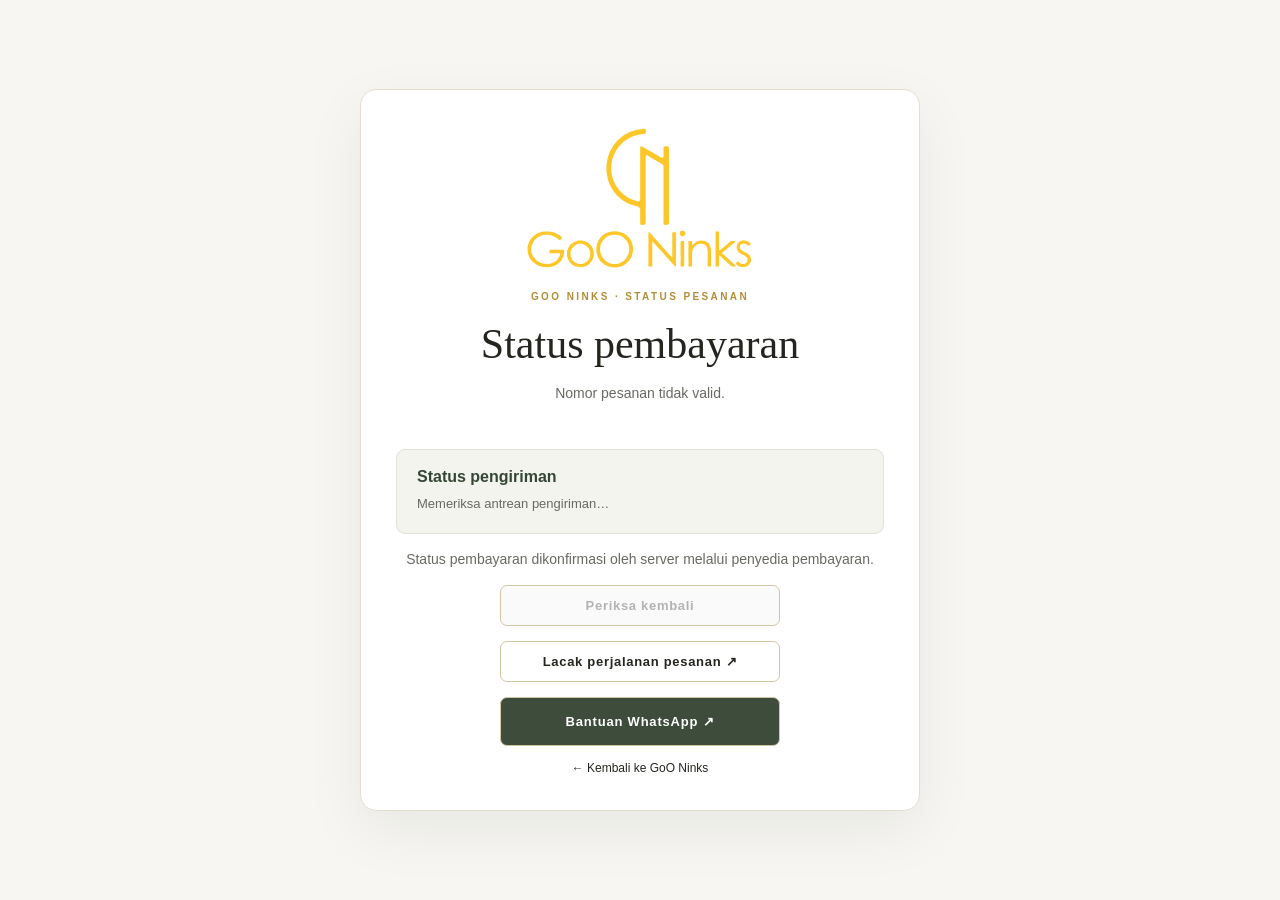
<file: payment-status.html>
<!doctype html><html lang="id"><head>
<meta charset="utf-8"><meta name="viewport" content="width=device-width,initial-scale=1">
<meta name="robots" content="noindex,nofollow"><meta name="theme-color" content="#f6f4ee">
<title>Status pembayaran | GoO Ninks</title>
<link rel="icon" href="/favicon.svg?v=3" type="image/svg+xml">
<link rel="stylesheet" href="/styles.css"><script src="/gn-config.js" defer></script>
<script src="/gn-payment-status.js?v=20261112-paypal-setup1" defer></script></head><body>
<main class="gn-status-page"><section class="gn-status-card">
<img src="/logo-gooninks.svg" alt="GoO Ninks" width="230" height="150">
<p class="gn-status-kicker">GOO NINKS · STATUS PESANAN</p><h1>Status pembayaran</h1>
<p id="paymentStatusText" role="status">Memeriksa pembayaran...</p>
<p id="paymentOrderId" class="gn-status-order"></p><p id="paymentAmount" class="gn-status-amount"></p>
<section class="gn-shipping-status" aria-labelledby="shippingStatusHeading"><h2 id="shippingStatusHeading">Status pengiriman</h2><p id="shippingStatusText" role="status">Memeriksa antrean pengiriman…</p></section>
<p>Status pembayaran dikonfirmasi oleh server melalui penyedia pembayaran.</p>
<button id="checkPaymentAgain" type="button" class="outline-btn">Periksa kembali</button>
<a id="goTrackOrder" class="outline-btn" href="/tracking.html">Lacak perjalanan pesanan ↗</a>
<a class="primary-btn" href="https://wa.me/6285740393953" target="_blank" rel="noopener noreferrer">Bantuan WhatsApp ↗</a>
<a href="/" class="gn-status-home">← Kembali ke GoO Ninks</a></section></main>
<style>
.gn-status-page{min-height:100vh;display:grid;place-items:center;padding:30px 16px;background:#f7f6f2}
.gn-status-card{max-width:560px;width:100%;border:1px solid #e3decd;background:white;border-radius:16px;padding:35px;text-align:center;display:grid;justify-items:center;gap:15px;box-shadow:0 20px 60px #151d1210}
.gn-status-card>img{max-width:72%;height:auto;max-height:150px}.gn-status-card h1{font:500 clamp(25px,5vw,42px) Georgia,serif;margin:0}
.gn-status-card p{line-height:1.55;margin:0;color:#686a62}.gn-status-kicker{font-size:10px;letter-spacing:.24em;font-weight:700;color:#b18d37!important}
.gn-status-order{font-weight:700;overflow-wrap:anywhere;color:#323c34!important}.gn-status-amount{font-size:20px;color:#242b21!important}
.gn-status-card .outline-btn,.gn-status-card .primary-btn{display:inline-flex;justify-content:center;width:min(280px,100%);border:1px solid #d1c6a4;border-radius:7px;cursor:pointer;padding:12px 18px;font-size:13px;text-decoration:none}
.gn-status-card .primary-btn{background:#3d4c3b;color:white}.gn-status-home{font-size:12px}

.gn-shipping-status{width:100%;text-align:left;padding:18px 20px;background:#f2f4ed;border:1px solid #dde3d6;border-radius:9px}
.gn-shipping-status h2{margin:0 0 8px;font-size:16px;color:#344735}
.gn-shipping-status p{white-space:pre-line;font-size:13px;overflow-wrap:anywhere}
</style></body></html>
</file>
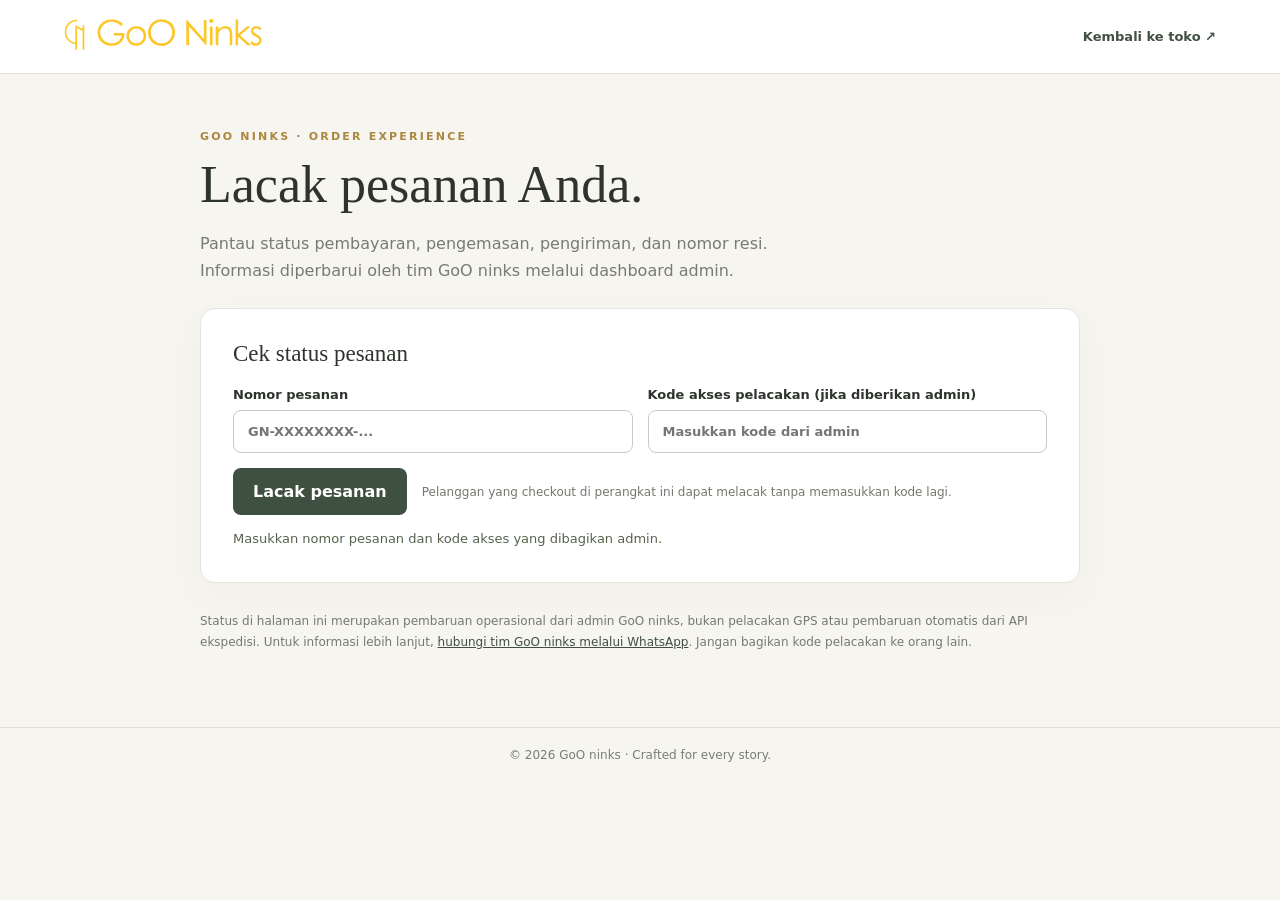
<file: tracking.html>
<!doctype html>
<html lang="id">
<head>
<meta charset="utf-8">
<meta name="viewport" content="width=device-width,initial-scale=1">
<meta name="robots" content="noindex,nofollow">
<meta name="theme-color" content="#f7f5ef">
<meta name="referrer" content="no-referrer">
<title>Lacak Pesanan — GoO ninks</title>
<meta name="description" content="Lihat status pesanan dan riwayat pengiriman GoO ninks dengan kode pelacakan pribadi Anda.">
<link rel="icon" href="/favicon.svg" type="image/svg+xml">
<script src="/gn-config.js" defer></script>
<script src="/gn-tracking.js?v=20261102-tracking1" defer></script>
<style>
:root{font-family:"DM Sans",system-ui,-apple-system,sans-serif;color:#2e332d;background:#f7f5ef;font-synthesis:none}
*{box-sizing:border-box}body{margin:0;min-height:100vh}a{color:#415043}button,input{font:inherit}
header{border-bottom:1px solid #e2dfd6;background:#fff;display:flex;align-items:center;justify-content:space-between;gap:16px;padding:18px clamp(16px,5vw,64px)}
header img{width:min(200px,48vw);height:34px;object-fit:contain}header a{text-decoration:none;font-size:13px;font-weight:600}
main{width:min(880px,calc(100% - 32px));margin:56px auto 75px}
.eyebrow{color:#ab873f;font-size:11px;letter-spacing:.20em;text-transform:uppercase;font-weight:700}
h1,h2{font-family:Georgia,serif;font-weight:500}h1{font-size:clamp(32px,6vw,52px);margin:12px 0}h2{font-size:23px;margin:0 0 18px}
.intro{color:#777b70;line-height:1.7;max-width:630px}
.panel{background:white;border:1px solid #e6e3db;border-radius:15px;padding:clamp(20px,4vw,32px);box-shadow:0 14px 45px #27322108;margin-top:24px}
form{display:grid;grid-template-columns:1fr 1fr;gap:15px;margin-top:20px;align-items:end}
label{display:grid;gap:8px;font-size:13px;font-weight:600}input{border:1px solid #c9cbbf;border-radius:8px;padding:13px 14px;background:#fff;min-width:0;width:100%;color:#29332c}input:focus{outline:2px solid #70806b;outline-offset:1px}
button{border:0;border-radius:8px;background:#3f5041;color:white;padding:14px 20px;font-weight:600;cursor:pointer}button:disabled{opacity:.6;cursor:wait}
.form-actions{grid-column:1/-1;display:flex;align-items:center;flex-wrap:wrap;gap:15px}.help{font-size:12px;color:#73786e;line-height:1.5}.feedback{margin:14px 0 0;min-height:20px;color:#58624d;font-size:13px;line-height:1.6}.feedback.error{color:#a14236}
.hidden{display:none!important}
.heading-row{display:flex;align-items:center;justify-content:space-between;gap:12px;flex-wrap:wrap}
.chip{display:inline-flex;padding:6px 12px;border-radius:30px;background:#edeedf;color:#435b44;font-size:12px;font-weight:700}.chip.warn{color:#8f571c;background:#fff0d7}
.summary{display:grid;grid-template-columns:repeat(2,minmax(0,1fr));gap:18px;margin-top:22px}.label{font-size:12px;color:#6c7569;margin-bottom:5px}.value{font-size:15px;font-weight:650;overflow-wrap:anywhere}
.divider{height:1px;background:#e6e7e0;margin:27px 0}
.steps{display:grid;grid-template-columns:repeat(5,minmax(0,1fr));gap:7px;list-style:none;padding:0;margin:24px 0}
.steps li{position:relative;border-top:5px solid #e0e3db;padding-top:13px;color:#8a8e83;font-size:11px;line-height:1.4;font-weight:600}
.steps li.complete{border-color:#52694d;color:#3d5240}.steps li.current{border-color:#b28d50;color:#3d5240}
.timeline{list-style:none;padding:0;margin:0;border-left:2px solid #d5decf}
.timeline li{position:relative;padding:0 0 25px 21px}
.timeline li:last-child{padding-bottom:0}
.timeline li:before{position:absolute;content:"";width:10px;height:10px;background:#6f8266;border:3px solid white;box-shadow:0 0 0 1px #c8d4c0;border-radius:50%;left:-9px;top:3px}
.timeline h3{margin:0 0 5px;font-size:14px}.timeline p{margin:0 0 6px;color:#5c665d;font-size:13px;line-height:1.55}.timeline time{font-size:11px;color:#83887d}
.notice{font-size:12px;line-height:1.7;color:#747a71;margin:28px 0}
footer{text-align:center;font-size:12px;color:#777f74;padding:20px 10px;border-top:1px solid #e0dfd6}
@media(max-width:640px){header{padding:15px 18px}main{margin-top:35px}form,.summary{grid-template-columns:1fr}.steps{grid-template-columns:repeat(5,minmax(0,1fr));gap:4px}.steps li{font-size:10px;overflow-wrap:anywhere}.panel{padding:20px}}
</style>
</head>
<body>
<header><a href="/" aria-label="Kembali ke beranda GoO ninks"><img src="/gooninks-horizontal-logo.svg" alt="GoO ninks" width="200" height="34"></a><a href="/">Kembali ke toko ↗</a></header>
<main>
<p class="eyebrow">GOO NINKS · ORDER EXPERIENCE</p>
<h1>Lacak pesanan Anda.</h1>
<p class="intro">Pantau status pembayaran, pengemasan, pengiriman, dan nomor resi. Informasi diperbarui oleh tim GoO ninks melalui dashboard admin.</p>
<section class="panel" aria-labelledby="search-title">
<h2 id="search-title">Cek status pesanan</h2>
<form id="trackingForm">
<label>Nomor pesanan<input name="order_id" id="trackOrderId" placeholder="GN-XXXXXXXX-..." maxlength="48" autocapitalize="characters" required autocomplete="off"></label>
<label>Kode akses pelacakan (jika diberikan admin)<input name="code" id="trackCode" placeholder="Masukkan kode dari admin" autocomplete="off" autocapitalize="off" spellcheck="false"></label>
<div class="form-actions"><button id="trackSubmit" type="submit">Lacak pesanan</button><span class="help">Pelanggan yang checkout di perangkat ini dapat melacak tanpa memasukkan kode lagi.</span></div>
</form>
<p id="trackMessage" class="feedback" role="status" aria-live="polite">Masukkan nomor pesanan dan kode akses yang dibagikan admin.</p>
</section>
<section id="trackResult" class="panel hidden" aria-label="Hasil pelacakan">
<div class="heading-row"><div><p class="eyebrow">RINGKASAN PESANAN</p><h2 id="resultOrderId">—</h2></div><span id="resultBadge" class="chip">—</span></div>
<div class="summary"><div><div class="label">Status pembayaran</div><div class="value" id="paymentState">—</div></div><div><div class="label">Pesanan dibuat</div><div class="value" id="orderCreated">—</div></div><div><div class="label">Kurir / ekspedisi</div><div class="value" id="carrierName">Belum ditentukan</div></div><div><div class="label">Nomor resi</div><div class="value" id="trackingNumber">Belum tersedia</div></div></div>
<div class="divider"></div><h2>Perjalanan pesanan</h2>
<ol id="shippingSteps" class="steps" aria-label="Tahapan pengiriman"></ol>
<div class="divider"></div><h2>Riwayat pembaruan</h2>
<ol id="trackingHistory" class="timeline"></ol>
</section>
<p class="notice">Status di halaman ini merupakan pembaruan operasional dari admin GoO ninks, bukan pelacakan GPS atau pembaruan otomatis dari API ekspedisi. Untuk informasi lebih lanjut, <a href="https://wa.me/6285740393953" target="_blank" rel="noopener noreferrer">hubungi tim GoO ninks melalui WhatsApp</a>. Jangan bagikan kode pelacakan ke orang lain.</p>
</main><footer>© 2026 GoO ninks · Crafted for every story.</footer>
</body></html>
</file>
<file: styles.css>
:root{--cream:#f6f4ee;--paper:#fcfbf7;--ink:#25251f;--olive:#5d624b;--muted:#827f75;--line:#d9d5c9;--accent:#82775b;--white:#fff;--header-h:84px}*{box-sizing:border-box}html{scroll-behavior:smooth}body{margin:0;color:var(--ink);background:var(--paper);font-family:'DM Sans',Arial,sans-serif;font-size:14px;-webkit-font-smoothing:antialiased}body.locked{overflow:hidden}a{color:inherit;text-decoration:none}button,input,select{font:inherit}button{cursor:pointer}svg{width:22px;height:22px;fill:none;stroke:currentColor;stroke-width:1.5;stroke-linecap:round;stroke-linejoin:round}img{max-width:100%;display:block}.sr-only{position:absolute;width:1px;height:1px;overflow:hidden;clip:rect(0,0,0,0);white-space:nowrap}a:focus-visible,button:focus-visible,input:focus-visible,select:focus-visible{outline:2px solid #8a7545;outline-offset:3px}.skip-link{position:absolute;z-index:200;top:-100px;left:10px;background:#fff;padding:12px}.skip-link:focus{top:10px}.section-anchor{scroll-margin-top:105px}.announcement{height:27px;display:grid;place-items:center;background:var(--olive);color:#fdfbf2;font-size:9px;letter-spacing:2px;font-weight:700}.site-header{position:sticky;top:0;z-index:70;background:rgba(252,251,247,.96);border-bottom:1px solid var(--line);backdrop-filter:blur(14px)}.header-inner{display:flex;align-items:center;justify-content:space-between;max-width:1600px;margin:auto;padding:0 clamp(18px,4.8vw,90px);height:var(--header-h);gap:20px}.wordmark{font-family:'Playfair Display',Georgia,serif;font-weight:700;font-size:26px;line-height:1;white-space:nowrap}.wordmark em{font-weight:400}.wordmark small{display:block;font:600 8px 'DM Sans',sans-serif;letter-spacing:2.1px;margin-top:7px;text-align:center}.nav{display:flex;gap:clamp(16px,2.5vw,38px);align-items:center}.nav a{font-size:12px;letter-spacing:.4px}.nav a:hover,.footer-links a:hover{color:#938461}.header-actions{display:flex;gap:14px;align-items:center}.language-select select,.sort-wrap select{appearance:none;border:0;background:transparent url("data:image/svg+xml,%3Csvg xmlns='http://www.w3.org/2000/svg' width='10' height='7' viewBox='0 0 10 7'%3E%3Cpath d='m1 1 4 4 4-4' stroke='%23333' fill='none'/%3E%3C/svg%3E") no-repeat right 2px center;padding:12px 17px 12px 5px;color:var(--ink);font-size:11px;font-weight:700;cursor:pointer}.bag-btn,.icon-btn{border:0;background:transparent;display:flex;align-items:center;justify-content:center;padding:6px;position:relative}.cart-count{position:absolute;right:-4px;top:-7px;background:#30382d;color:#fff;border-radius:100%;min-width:17px;height:17px;display:grid;place-items:center;font-size:9px}.menu-btn{display:none}.hero{background:var(--cream)}.hero-inner{max-width:1600px;min-height:570px;margin:auto;display:grid;grid-template-columns:49% 51%}.hero-copy{padding:clamp(45px,8vw,132px) 30px 30px clamp(30px,7.4vw,138px);display:flex;flex-direction:column;align-items:flex-start}.eyebrow,.kicker{letter-spacing:2.6px;font-weight:700;font-size:10px;color:var(--olive)}.eyebrow{display:flex;align-items:center;gap:14px}.eyebrow-line{height:1px;background:var(--olive);width:31px}.hero h1,.section-heading,.story-copy h2,.wastra-heading h2,.contact-section h2{font-family:'Playfair Display',Georgia,serif;letter-spacing:-2px;font-weight:400}.hero h1{font-size:clamp(55px,6.8vw,112px);line-height:1.03;margin:25px 0 21px;max-width:680px}.hero h1 i,.section-heading i,.story-copy h2 i,.wastra-heading h2 i,.contact-section h2 i{font-weight:400;color:var(--olive)}.hero-copy>p{color:#6c695f;max-width:410px;font-size:15px;line-height:1.85;margin:0 0 29px}.hero-cta{display:flex;align-items:center;gap:24px;flex-wrap:wrap}.primary-btn{display:inline-flex;align-items:center;justify-content:center;gap:20px;background:#282d25;color:white;border:1px solid #282d25;min-height:49px;padding:0 24px;font-size:11px;font-weight:700;letter-spacing:.8px;transition:background .2s,color .2s,transform .2s}.primary-btn:hover{background:#525d47;transform:translateY(-2px)}.text-btn{border-bottom:1px solid var(--ink);padding:10px 0;font-size:11px;font-weight:700;letter-spacing:.4px}.hero-index{margin-top:auto;padding-top:36px;color:#97938a;font-size:10px;letter-spacing:1px}.hero-index span{color:var(--line)}.hero-visual{position:relative;min-height:570px;overflow:hidden;background:radial-gradient(ellipse at 30% 30%,#baa88a 0%,#837a63 45%,#4f5946 100%)}.hero-visual:before{content:"";position:absolute;inset:0;background:repeating-linear-gradient(120deg,transparent 0px,transparent 42px,rgba(255,255,255,.1) 43px,transparent 46px);mix-blend-mode:soft-light}.hero-visual>img{width:100%;height:100%;position:absolute;object-fit:cover;object-position:center 34%;filter:saturate(.82)}.hero-image-label{position:absolute;bottom:26px;right:25px;color:white;display:flex;flex-direction:column;text-align:right;text-shadow:0 1px 8px #3338}.hero-image-label>span{font-family:'Playfair Display',serif;font-size:22px}.hero-image-label small{letter-spacing:2px;font-size:8px}.marquee{overflow:hidden;background:#e8e5dc;border-top:1px solid var(--line);border-bottom:1px solid var(--line);height:47px;display:flex;align-items:center;color:#646c53}.marquee>div{white-space:nowrap;font-size:10px;font-weight:700;letter-spacing:3px;width:max-content;animation:marquee 32s linear infinite}@keyframes marquee{to{transform:translateX(-45%)}}.collection-section{max-width:1510px;margin:auto;padding:100px clamp(20px,5.5vw,95px) 93px}.section-top{display:flex;justify-content:space-between;gap:20px;align-items:flex-end;margin-bottom:40px}.kicker{margin:0 0 15px}.section-heading,.wastra-heading h2{font-size:clamp(48px,5vw,78px);margin:0;line-height:1.15}.section-summary{color:var(--muted);font-size:14px;line-height:1.8;margin:16px 0 0}.collection-counter{font-size:11px;letter-spacing:1px;color:var(--muted);white-space:nowrap}.collection-counter span:first-child{font-family:'Playfair Display',serif;font-size:27px;color:var(--ink)}.catalog-controls{display:flex;align-items:center;gap:16px;justify-content:space-between;border-top:1px solid var(--line);padding:22px 0 25px;flex-wrap:wrap}.search-wrap{display:flex;align-items:center;gap:10px;border-bottom:1px solid var(--line);padding:8px 1px;width:250px}.search-wrap svg{height:18px;width:18px}.search-wrap input{background:none;border:0;outline:none;width:100%;font-size:12px}.filter-wrap{display:flex;gap:6px;flex-wrap:wrap}.chip{border:1px solid #d4d2c9;background:transparent;border-radius:99px;padding:9px 15px;font-size:11px;color:#5c5a52}.chip.active,.chip:hover{background:var(--ink);border-color:var(--ink);color:#fff}.sort-wrap{white-space:nowrap}.sort-wrap select{font-size:11px;padding:10px 19px 10px 7px;max-width:155px}.product-grid{display:grid;grid-template-columns:repeat(4,minmax(0,1fr));gap:36px 17px}.product{min-width:0}.product-visual{position:relative;aspect-ratio:3/4.1;overflow:hidden;background:#ded9ce;isolation:isolate}.product-visual:before{content:"";position:absolute;inset:0;background:var(--look-bg);z-index:-2}.product-visual:after{content:"";position:absolute;inset:0;opacity:.33;background:repeating-linear-gradient(47deg,transparent 0 40px,rgba(250,250,241,.42) 42px 44px,transparent 46px 64px),radial-gradient(circle at 85% 18%,#eee9d4 2px,transparent 3px);background-size:auto,35px 35px;z-index:-1}.look-shape{position:absolute;left:21%;top:12%;width:57%;height:75%;background:var(--look-fabric);clip-path:polygon(28% 0,72% 0,90% 10%,100% 31%,80% 39%,72% 27%,82% 100%,18% 100%,28% 27%,20% 39%,0 31%,10% 10%);filter:drop-shadow(7px 12px 5px #2221)}.look-shape:before{content:"";position:absolute;inset:0;background:repeating-linear-gradient(90deg,transparent 0 12px,rgba(255,255,255,.11) 13px 15px,transparent 16px 29px),repeating-linear-gradient(130deg,transparent 0 38px,rgba(6,8,1,.16) 39px 41px,transparent 42px 81px)}.look-shape:after{content:"";position:absolute;top:0;left:34%;width:32%;height:19%;border-radius:0 0 50% 50%;background:var(--look-bg)}.product-label{position:absolute;left:16px;top:16px;background:#f8f6eae8;font-size:9px;letter-spacing:1px;padding:6px 9px}.look-watermark{position:absolute;bottom:16px;left:15px;color:#fff;font:italic 32px 'Playfair Display',serif;text-shadow:0 2px 13px #15150c50;max-width:95%;overflow:hidden;text-overflow:ellipsis;white-space:nowrap}.quick-btn{position:absolute;right:15px;bottom:17px;border:0;background:var(--paper);width:38px;height:38px;border-radius:50%;font-size:22px;transition:transform .2s}.quick-btn:hover{transform:scale(1.12)}.product-name{margin:15px 0 5px;font-family:'Playfair Display',serif;font-size:19px;font-weight:500}.product-meta{display:flex;justify-content:space-between;align-items:center;gap:8px;font-size:11px;color:var(--muted)}.product-price{font-size:12px;font-weight:700;color:#292d27}.product-open{width:100%;height:100%;position:absolute;inset:0;border:0;background:transparent;z-index:1;font-size:0}.quick-btn{z-index:2}.no-results{text-align:center;padding:65px 5px}.no-results h3{font-family:'Playfair Display',serif;font-size:35px}.catalog-note{text-align:center;color:var(--muted);font-size:10px;line-height:1.7;margin:48px auto 18px;max-width:640px}.official-catalog{text-align:center}.outline-btn{display:inline-block;border:1px solid var(--ink);padding:15px 22px;font-size:11px;font-weight:700;letter-spacing:.7px}.outline-btn:hover{background:var(--ink);color:#fff}.statement{position:relative;min-height:300px;background:#505742;color:white;display:flex;flex-direction:column;align-items:center;justify-content:center;text-align:center;padding:65px 25px;overflow:hidden}.statement-pattern{position:absolute;inset:0;background:repeating-linear-gradient(45deg,transparent 0 29px,#ffffff07 30px 31px,transparent 32px 60px),repeating-linear-gradient(-45deg,transparent 0 29px,#ffffff07 30px 31px,transparent 32px 60px)}.statement p{position:relative;margin:0;max-width:820px;font:italic clamp(30px,4vw,54px)/1.35 'Playfair Display',serif}.statement>span{position:relative;letter-spacing:3px;font-size:10px;margin-top:28px}.story-section{display:grid;grid-template-columns:1fr 1fr;min-height:580px}.story-photo{position:relative;background:linear-gradient(130deg,#b3a689,#4e5b4f);overflow:hidden;min-height:560px}.story-photo>img{position:absolute;width:100%;height:100%;object-fit:cover;object-position:center 28%;filter:saturate(.8)}.story-photo span{position:absolute;bottom:29px;left:35px;color:white;letter-spacing:3px;font-size:10px;text-shadow:0 1px 7px #222}.story-copy{padding:clamp(50px,7.2vw,110px) clamp(27px,7vw,105px);background:#eeece4;align-self:stretch;display:flex;flex-direction:column;align-items:flex-start;justify-content:center}.story-copy h2{font-size:clamp(42px,4.5vw,70px);line-height:1.15;margin:0 0 22px}.story-copy>p:not(.kicker){line-height:1.9;color:#66665d;font-size:13px;max-width:510px}.story-facts{display:flex;gap:40px;margin:30px 0 25px}.story-facts div{display:flex;flex-direction:column;gap:9px}.story-facts b{font:38px 'Playfair Display',serif}.story-facts span{font-size:11px;color:var(--muted)}.wastra-section{padding:100px max(25px,7vw);background:#faf9f4}.wastra-heading{text-align:center;max-width:620px;margin:0 auto 55px}.wastra-heading>p:last-child{line-height:1.85;color:var(--muted);font-size:14px;margin-top:22px}.wastra-grid{display:grid;grid-template-columns:repeat(3,1fr);gap:25px;max-width:1250px;margin:auto}.wastra-grid article{border-top:1px solid var(--line);padding-top:18px}.wastra-grid article>span{color:var(--muted);font-size:12px}.motif{height:195px;margin:15px 0 22px;background-color:#9b795b}.motif-batik{background-image:radial-gradient(ellipse at 20% 20%,transparent 15px,#dec5a0 16px,#dec5a0 18px,transparent 19px),radial-gradient(circle at 80% 80%,transparent 18px,#e9dfc1 19px,#e9dfc1 22px,transparent 23px);background-size:100px 100px;background-color:#7c6a52}.motif-tenun{background-image:repeating-linear-gradient(90deg,#6a6c52 0 14px,#c2a36d 14px 18px,#33493e 18px 33px,#dbc69d 33px 35px),repeating-linear-gradient(0deg,transparent 0 13px,#ffffff3a 14px 16px,transparent 17px 20px)}.motif-lurik{background-image:repeating-linear-gradient(90deg,#312b28 0 9px,#dbcda9 9px 12px,#857057 12px 22px,#e0d1b7 22px 26px,#534c3e 26px 43px)}.wastra-grid h3{font:27px 'Playfair Display',serif;margin:0 0 7px}.wastra-grid p{font-size:13px;color:var(--muted);line-height:1.8;margin:0;max-width:380px}.contact-section{background:#ece9e0;text-align:center;padding:105px 20px}.contact-section h2{font-size:clamp(48px,6vw,80px);margin:0 0 18px}.contact-section>p:not(.kicker){color:var(--muted);font-size:14px;line-height:1.9;max-width:570px;margin:0 auto 26px}footer{background:#272c25;color:#faf8ef;display:flex;align-items:flex-start;justify-content:space-between;gap:25px;flex-wrap:wrap;padding:68px max(22px,7vw) 28px}.footer-brand{font:32px 'Playfair Display',serif}.footer-brand em{font-weight:400}footer p{font-size:12px;color:#c6c9bb;margin:13px 0}.footer-links{display:flex;gap:24px;flex-wrap:wrap;padding-top:15px;font-size:12px}footer small{width:100%;padding-top:35px;margin-top:25px;border-top:1px solid #ffffff25;color:#afb4a3;font-size:10px}.overlay{position:fixed;inset:0;background:#16181498;z-index:90}.overlay[hidden]{display:none}.cart-panel{position:fixed;z-index:100;right:0;top:0;bottom:0;width:min(440px,100vw);background:var(--paper);transform:translateX(102%);transition:transform .25s;display:flex;flex-direction:column;visibility:hidden}.cart-panel.open{visibility:visible;transform:translateX(0)}.panel-head{display:flex;align-items:center;justify-content:space-between;padding:25px;border-bottom:1px solid var(--line)}.panel-head h2{font:32px 'Playfair Display',serif;margin:0}.close-btn{border:none;background:transparent;font-size:32px;line-height:1;padding:2px 6px}.cart-items{overflow:auto;flex:1;padding:24px}.cart-row{display:grid;grid-template-columns:60px 1fr 30px;gap:14px;padding:15px 0;border-bottom:1px solid var(--line);align-items:center}.cart-swatch{height:75px;background:var(--look-bg);border-radius:2px}.cart-name{font:18px 'Playfair Display',serif}.cart-row small{display:block;color:var(--muted);font-size:11px;margin:7px 0}.qty-row{display:flex;align-items:center;gap:13px}.qty-row button,.remove-item{border:1px solid var(--line);background:transparent;min-width:27px;height:27px}.remove-item{border:0;font-size:18px;color:#777}.cart-bottom{border-top:1px solid var(--line);padding:24px}.subtotal{display:flex;justify-content:space-between;font-size:13px}.cart-bottom p{line-height:1.6;font-size:11px;color:var(--muted)}.checkout-btn{width:100%}.checkout-btn:disabled{opacity:.4;cursor:not-allowed}.empty-cart{text-align:center;padding:70px 15px;color:var(--muted)}.detail-modal{position:fixed;inset:0;z-index:110;display:grid;place-items:center;padding:24px;background:#171b17b8;opacity:0;visibility:hidden;transition:opacity .2s}.detail-modal.open{visibility:visible;opacity:1}.detail-dialog{display:grid;grid-template-columns:minmax(220px,1fr) minmax(250px,1fr);width:min(850px,100%);max-height:calc(100vh - 48px);overflow:auto;position:relative;background:var(--paper)}.detail-close{position:absolute;top:12px;right:15px;z-index:3}.detail-image{min-height:420px;background:var(--look-bg);position:relative;overflow:hidden}.detail-image .look-shape{top:16%;height:68%}.detail-content{padding:60px 42px 40px;display:flex;flex-direction:column;align-items:flex-start}.detail-content h2{font:clamp(30px,3vw,46px) 'Playfair Display',serif;margin:0 0 10px}.detail-price{font-size:18px;font-weight:700;margin:0 0 18px}.detail-content>p:not(.detail-price):not(.kicker){font-size:13px;color:var(--muted);line-height:1.8}.detail-content label{font-size:12px;font-weight:700;margin:18px 0 8px}.detail-content input{border:1px solid var(--line);background:white;padding:14px;width:100%;margin-bottom:17px}.detail-content .primary-btn{width:100%}.detail-catalog-link{font-size:11px;text-decoration:underline;margin-top:20px}.toast{position:fixed;bottom:28px;left:50%;transform:translateX(-50%) translateY(90px);background:#242b22;color:#fff;padding:13px 20px;font-size:12px;z-index:130;opacity:0;transition:.2s;pointer-events:none}.toast.show{opacity:1;transform:translateX(-50%) translateY(0)}@media(max-width:1090px){.nav{gap:15px}.nav a{font-size:11px}.product-grid{grid-template-columns:repeat(3,1fr)}.hero-inner{min-height:490px}.hero-visual{min-height:490px}}@media(max-width:800px){:root{--header-h:70px}.header-inner{padding:0 20px}.wordmark{font-size:23px}.menu-btn{display:flex}.nav{display:none;position:absolute;left:0;right:0;top:100%;padding:26px;background:var(--paper);border-bottom:1px solid var(--line);flex-direction:column;align-items:flex-start;gap:24px;box-shadow:0 20px 30px #2222}.nav.open{display:flex}.nav a{font-size:14px}.hero-inner{grid-template-columns:1fr 1fr;min-height:440px}.hero-copy{padding:45px 20px 20px 34px}.hero h1{font-size:clamp(47px,7.5vw,68px)}.hero-visual{min-height:440px}.story-copy{padding:50px 30px}.story-photo{min-height:470px}.collection-section{padding-top:65px}.product-grid{gap:23px 15px}.product-name{font-size:18px}.catalog-controls{gap:13px}}@media(max-width:600px){.announcement{font-size:8px;letter-spacing:1.1px}.header-inner{gap:7px}.header-actions{gap:6px}.hero-inner{grid-template-columns:1fr}.hero-copy{min-height:395px;padding:46px 26px 20px}.hero h1{max-width:480px;font-size:clamp(59px,14vw,85px);margin:22px 0}.hero-visual{min-height:355px;max-height:470px}.hero-index{padding-top:29px}.collection-section{padding:67px 17px}.section-top{align-items:flex-end}.section-heading{font-size:52px}.section-summary{max-width:350px;font-size:12px}.catalog-controls{justify-content:space-between}.search-wrap{width:100%}.filter-wrap{order:2;width:100%}.sort-wrap{order:1;margin-left:auto}.product-grid{grid-template-columns:repeat(2,minmax(0,1fr));gap:26px 12px}.product-name{font-size:17px}.product-label{font-size:8px;top:9px;left:9px;padding:5px}.look-watermark{font-size:20px;bottom:13px;left:8px}.quick-btn{bottom:10px;right:9px;width:32px;height:32px}.product-meta{display:block}.product-price{display:block;margin-top:5px}.story-section{grid-template-columns:1fr}.story-photo{min-height:420px}.story-copy{padding:55px 27px}.wastra-section{padding:74px 20px}.wastra-grid{grid-template-columns:1fr;gap:29px}.motif{height:140px}.contact-section{padding:80px 20px}.detail-dialog{grid-template-columns:1fr}.detail-image{min-height:235px;max-height:235px}.detail-content{padding:23px 24px 30px}.detail-content>p:not(.detail-price):not(.kicker){font-size:12px}.detail-content .kicker{margin-bottom:9px}.detail-content h2{font-size:30px}.detail-price{margin-bottom:8px}.detail-content label{margin-top:8px}footer{gap:15px;padding:48px 25px 25px}.footer-links{width:100%;gap:15px}}@media(prefers-reduced-motion:reduce){*,*:before,*:after{scroll-behavior:auto!important;animation-duration:.01ms!important;transition-duration:.01ms!important}}

/* Official GoO Ninks gold logo: consistent with admin branding, no text placeholder. */
.wordmark.gn-official-wordmark{display:flex;align-items:center;justify-content:center;flex:0 0 auto;min-width:0;width:clamp(160px,17vw,228px);height:var(--header-h);line-height:normal;white-space:normal}
.wordmark.gn-official-wordmark img{display:block;width:100%;height:auto;aspect-ratio:1010 / 160;max-height:calc(var(--header-h) - 20px);object-fit:contain;filter:drop-shadow(0 1px 1px rgba(25,21,11,.44))}
.gn-official-footer img{display:block;width:min(236px,100%);height:auto;filter:drop-shadow(0 1px 1px rgba(0,0,0,.3))}
@media(max-width:800px){.wordmark.gn-official-wordmark{width:clamp(144px,30vw,181px)}.wordmark.gn-official-wordmark img{max-height:45px}}
@media(max-width:380px){.wordmark.gn-official-wordmark{width:136px}}

/* Second supplied editorial photo: hero crop keeps face and garment visible. */
.hero-visual>img[src*="gooninks-photo2.webp"]{object-position:center 27%;filter:none}
@media(max-width:600px){.hero-visual>img[src*="gooninks-photo2.webp"]{object-position:center 20%}}

/* Midtrans, additional optional checkout (WhatsApp remains available) */
.gn-midtrans-section{border-top:1px solid #dedbd3;margin-top:18px;padding-top:16px;text-align:left}
.gn-midtrans-head{display:flex;justify-content:space-between;gap:8px;align-items:center}
.gn-midtrans-head strong{font-size:14px;color:#334032}.gn-midtrans-head small{font-size:10px;color:#9c7c37}
.gn-midtrans-explain,.gn-midtrans-info{font-size:11px;line-height:1.6;color:#676b5f;margin:9px 0 12px}
.gn-midtrans-section form{display:grid;gap:9px}.gn-midtrans-section form[hidden]{display:none}
.gn-midtrans-section label{font-size:12px;color:#51564b;font-weight:600;display:grid;gap:5px}
.gn-midtrans-section input:not([type=checkbox]),.gn-midtrans-section textarea{width:100%;font:inherit;font-size:13px;border:1px solid #d6d5cb;background:#fff;padding:10px 12px;border-radius:7px;color:#333}
.gn-midtrans-section textarea{resize:vertical;min-height:72px}.gn-payment-confirm{display:flex!important;align-items:flex-start;gap:8px!important;font-weight:400!important}.gn-payment-confirm input{margin-top:3px}
.gn-midtrans-pay{padding:13px 16px;border:1px solid #93752a;border-radius:8px;background:#272f27;color:#fff;font:700 13px 'DM Sans',sans-serif;cursor:pointer}.gn-midtrans-pay:disabled{opacity:.45;cursor:not-allowed}.gn-midtrans-error{color:#ae3e32!important}

/* Keep checkout controls accessible in the cart drawer on mobile. */
.cart-panel{overflow-y:auto;overscroll-behavior:contain}
.cart-panel .cart-items{flex:0 0 auto;overflow:visible;min-height:110px}
.cart-panel .cart-bottom{flex:0 0 auto}

/* Responsive catalog rhythm — 2026-10-22. */
.product-meta{align-items:flex-start;flex-wrap:wrap;row-gap:6px;line-height:1.6}
.product-meta>span:first-child{flex:1 1 120px;min-width:0}
.product-price{white-space:nowrap}
.product-name{line-height:1.35;overflow-wrap:anywhere}
.search-wrap{max-width:100%}.search-wrap input{min-width:0}
.hero-copy,.story-copy{min-width:0}
.toast{width:max-content;max-width:calc(100vw - 32px);text-align:center;line-height:1.6}
@media(max-width:800px){
 .bag-btn,.menu-btn{min-width:40px;min-height:44px}
 .header-inner{padding-inline:16px}.header-actions{gap:4px}
}
@media(max-width:600px){
 .hero h1{font-size:clamp(48px,12.4vw,72px);letter-spacing:-.035em;overflow-wrap:break-word}
 .section-top{flex-wrap:wrap;gap:16px;margin-bottom:28px}
 .section-heading{font-size:clamp(38px,10vw,52px);letter-spacing:-.035em}
 .collection-counter{margin-left:auto}
 .filter-wrap{gap:8px}.chip{min-height:40px;padding:9px 13px}
 .product-meta{display:flex;flex-direction:column;gap:4px}
 .product-meta>span:first-child{flex:0 1 auto;font-size:10px;line-height:1.5}
 .product-price{margin:0;font-size:12px}
 .quick-btn{width:40px;height:40px}.look-watermark{max-width:calc(100% - 60px)}
 .search-wrap input,.detail-content input,.gn-midtrans-section input:not([type=checkbox]),.gn-midtrans-section textarea{font-size:16px}
 .hero-cta{gap:16px}.detail-modal{padding:12px}.detail-dialog{max-height:calc(100dvh - 24px)}
}
/* Visual refinement · GoO Ninks boutique · 2026-10-22 */
:root{--content-max:1380px;--focus-gold:#ab8739}
html{scroll-padding-top:calc(var(--header-h) + 24px)}
body{overflow-x:clip}
button,a,select,input,textarea{-webkit-tap-highlight-color:transparent}
a:focus-visible,button:focus-visible,input:focus-visible,select:focus-visible,textarea:focus-visible{outline:2px solid var(--focus-gold);outline-offset:3px}
.header-inner{gap:clamp(12px,1.8vw,28px)}
.wordmark.gn-official-wordmark{width:clamp(164px,15.5vw,212px);height:48px;padding:7px 12px;background:#252b24;border:1px solid #394233;border-radius:5px;box-shadow:0 2px 12px #20282013}
.wordmark.gn-official-wordmark img{width:100%;height:auto;max-height:100%;filter:none}
.nav{flex:1;justify-content:center}
.nav a{position:relative;white-space:nowrap;font-weight:600;transition:color .2s}
.nav a:after{content:"";position:absolute;bottom:-9px;left:0;right:0;height:1px;background:#82775b;transform:scaleX(0);transform-origin:left;transition:transform .2s}
.nav a:hover:after,.nav a:focus-visible:after{transform:scaleX(1)}
.header-actions{flex-shrink:0}
.language-select select{min-height:42px}
.bag-btn{min-height:44px;min-width:44px}
.hero-copy{justify-content:center}
.hero h1{max-width:620px;text-wrap:balance}
.hero-visual{isolation:isolate}
.hero-visual:after{content:"";position:absolute;inset:60% 0 0;background:linear-gradient(transparent,#090e0d62);pointer-events:none}
.hero-image-label{z-index:1}
.hero-image-label>span{font-size:clamp(20px,2vw,26px)}
.section-top,.catalog-controls,.product-grid{max-width:var(--content-max);margin-left:auto;margin-right:auto}
.collection-section{max-width:1590px}
.section-heading,.story-copy h2,.contact-section h2{text-wrap:balance}
.catalog-controls{gap:14px 20px}
.search-wrap{border:1px solid var(--line);border-radius:5px;background:#fff;padding:0 13px;height:45px;width:260px;transition:border-color .2s}
.search-wrap:focus-within{border-color:#7d805e}
.search-wrap input{height:100%;outline:none}
.filter-wrap{align-items:center}
.chip{min-height:40px;transition:background .2s,border-color .2s,color .2s}
.sort-wrap select{min-height:43px}
.product{display:flex;flex-direction:column;min-width:0}
.product-visual{border-radius:6px;background:#e7e3d9}
.product-visual .gn-photo{transition:transform .45s ease}
.product-visual:hover .gn-photo{transform:scale(1.035)}
.product-label{z-index:2;border-radius:2px}
.look-watermark{z-index:1}
.product-open:focus-visible{outline:3px solid #8a7545;outline-offset:-4px;border-radius:6px}
.quick-btn{display:grid;place-items:center;box-shadow:0 3px 14px #20221e21;transition:transform .2s,background .2s}
.quick-btn:hover{background:#fff;transform:scale(1.08)}
.product-name{font-size:clamp(17px,1.5vw,20px);letter-spacing:-.015em;margin:14px 0 7px}
.product-meta{margin-top:auto;line-height:1.6;gap:8px}
.product-price{font-size:13px;letter-spacing:.02em}
.no-results{width:100%}
.statement{min-height:330px}
.story-copy>p:not(.kicker){max-width:490px}
.story-photo>img{background:#756e5e}
.motif{border-radius:5px}
.contact-section .primary-btn{max-width:100%;text-align:center}
.cart-panel{width:min(460px,100vw);max-height:100dvh;overflow-y:auto;overscroll-behavior:contain}
.cart-panel .cart-items{flex:0 0 auto;min-height:110px}
.cart-panel .cart-bottom{flex:0 0 auto}
.cart-bottom{padding:22px clamp(18px,4vw,28px)}
.gn-midtrans-section form{min-width:0}
.detail-dialog{border-radius:9px;box-shadow:0 26px 90px #090d0b44}
.detail-content{min-width:0}
.detail-content input{border-radius:5px}
.detail-modal{overflow-y:auto;overscroll-behavior:contain}
.toast{border-radius:5px}
@media(max-width:1050px){
 .header-inner{padding-inline:24px;gap:12px}
 .wordmark.gn-official-wordmark{width:168px}
 .nav{gap:13px}
 .nav a{font-size:11px}
 .header-actions{gap:4px}
}
@media(max-width:800px){
 .header-inner{display:grid;grid-template-columns:44px minmax(0,1fr) auto;gap:8px;padding:0 16px}
 .menu-btn{grid-column:1;grid-row:1;min-height:44px;min-width:44px}
 .wordmark.gn-official-wordmark{grid-column:2;grid-row:1;justify-self:center;width:clamp(128px,26vw,165px);height:43px;padding:6px 9px}
 .header-actions{grid-column:3;grid-row:1;justify-self:end;gap:2px}
 .language-select select{min-height:44px;font-size:11px}
 .nav{max-height:calc(100dvh - var(--header-h));overflow-y:auto;padding:24px 25px 28px;gap:0;box-shadow:0 18px 30px #1517131c}
 .nav a{font-size:14px;display:block;padding:14px 2px;width:100%;border-bottom:1px solid var(--line)}
 .nav a:after{display:none}
 .hero-inner{grid-template-columns:1fr 1fr}
 .hero-copy{padding:48px 24px 36px}
 .hero h1{font-size:clamp(42px,6.5vw,62px)}
 .hero-visual{min-height:440px}
 .catalog-controls{justify-content:flex-start}
 .product-grid{gap:30px 14px}
}
@media(max-width:600px){
 .header-inner{padding:0 12px;gap:4px}
 .wordmark.gn-official-wordmark{width:clamp(112px,34vw,155px);height:40px;padding:6px 8px}
 .language-select select{font-size:10px;padding-right:16px;padding-left:3px}
 .hero-inner{grid-template-columns:1fr}
 .hero-copy{min-height:0;padding:47px 22px 38px}
 .hero h1{font-size:clamp(49px,11.4vw,70px);letter-spacing:-.04em;margin:22px 0 18px}
 .hero-copy>p{font-size:14px;line-height:1.75;margin-bottom:26px}
 .hero-cta{gap:17px}
 .hero-visual{min-height:320px;height:clamp(320px,96vw,470px);max-height:none}
 .hero-image-label{bottom:18px;right:18px}
 .collection-section{padding:67px 16px 76px}
 .section-top{align-items:flex-start;gap:10px}
 .collection-counter{margin-left:auto}
 .catalog-controls{display:grid;grid-template-columns:minmax(0,1fr) auto;gap:14px 10px;padding:20px 0 24px}
 .search-wrap{grid-column:1/-1;grid-row:1;width:100%}
 .sort-wrap{grid-column:2;grid-row:2;justify-self:end;margin:0}
 .sort-wrap select{max-width:140px;font-size:10px}
 .filter-wrap{grid-column:1/-1;grid-row:3;width:100%;gap:7px}
 .chip{min-height:40px;padding:9px 12px;font-size:10px}
 .product-grid{grid-template-columns:repeat(2,minmax(0,1fr));gap:26px 12px}
 .product-visual{aspect-ratio:3/4}
 .product-name{font-size:16px;line-height:1.3}
 .product-meta{display:flex;flex-direction:column;align-items:flex-start;gap:3px}
 .product-meta>span:first-child{font-size:10px}
 .quick-btn{width:40px;height:40px}
 .story-photo{min-height:360px}
 .story-copy{padding:54px 24px}
 .story-facts{gap:28px}
 .wastra-section{padding:73px 20px}
 .contact-section{padding:78px 20px}
 .detail-modal{padding:10px}
 .detail-dialog{max-height:calc(100dvh - 20px)}
 .detail-image{min-height:250px;max-height:250px}
 .detail-content{padding:25px 21px 30px}
 .cart-panel{width:100%;padding-bottom:env(safe-area-inset-bottom)}
 .cart-bottom{padding-bottom:calc(22px + env(safe-area-inset-bottom))}
 .panel-head{padding:20px}
 .cart-items{padding:18px}
 .gn-midtrans-section input:not([type=checkbox]),.gn-midtrans-section textarea{font-size:16px}
}
@media(max-width:350px){
 .header-inner{grid-template-columns:40px minmax(0,1fr) auto;padding-inline:9px}
 .menu-btn{min-width:40px}
 .wordmark.gn-official-wordmark{width:110px}
 .header-actions{gap:0}
 .bag-btn{min-width:40px}
 .language-select select{max-width:65px}
 .hero h1{font-size:46px}
 .filter-wrap{gap:5px}
 .chip{padding-inline:9px}
}
@media(prefers-reduced-motion:reduce){.product-visual .gn-photo,.quick-btn,.nav a:after{transition:none}}
/* GoO Ninks Heritage: preserve the whole front-and-back garment photograph. */
.story-section{grid-template-columns:minmax(0,46%) minmax(0,54%);min-height:640px}
.story-photo{display:grid;place-items:center;min-height:640px;background:#eae7e2;isolation:isolate}
.story-photo>img{position:absolute;inset:0;width:100%;height:100%;object-fit:contain;object-position:center center;background:#eae7e2;filter:none}
.story-photo span{position:absolute;z-index:1;bottom:22px;left:24px;padding:8px 11px;background:#24241e94;border:1px solid #ffffff22;color:#fff;font-size:9px;letter-spacing:.18em;backdrop-filter:blur(3px)}
@media(max-width:800px){
 .story-section{grid-template-columns:minmax(0,1fr) minmax(0,1fr)}
 .story-photo{min-height:520px}
}
@media(max-width:600px){
 .story-section{grid-template-columns:minmax(0,1fr)}
 .story-photo{min-height:clamp(410px,125vw,585px)}
 .story-photo span{left:16px;bottom:16px}
}
/* Tradition, reimagined — polished framing of the original user-supplied editorial photograph.
   Desktop: a crisp, edge-to-edge fashion crop; mobile: the complete portrait and its lettering. */
.hero-inner:has(.gn-hero-editorial){
  grid-template-columns:minmax(0,45%) minmax(0,55%);
  min-height:clamp(610px,55vw,760px);
}
.hero-inner:has(.gn-hero-editorial) .hero-copy{
  min-width:0;
  justify-content:center;
  padding-block:clamp(42px,6vw,90px);
}
.hero-visual.gn-hero-editorial{
  min-width:0;
  min-height:clamp(610px,55vw,760px);
  overflow:hidden;
  background:#272521;
}
.hero-visual.gn-hero-editorial::before{display:none}
.hero-visual.gn-hero-editorial::after{display:none}
.hero-visual.gn-hero-editorial>img{
  position:absolute;
  inset:0;
  z-index:1;
  display:block;
  width:100%;
  height:100%;
  object-fit:cover;
  object-position:50% 28%;
  filter:none;
}
.hero-visual.gn-hero-editorial .hero-image-label{display:none}
@media(min-width:801px) and (max-width:1100px){
  .hero-inner:has(.gn-hero-editorial){grid-template-columns:minmax(0,44%) minmax(0,56%);min-height:620px}
  .hero-visual.gn-hero-editorial{min-height:620px}
  .hero-inner:has(.gn-hero-editorial) .hero-copy{padding:40px 30px}
}
@media(min-width:601px) and (max-width:800px){
  .hero-inner:has(.gn-hero-editorial){grid-template-columns:minmax(0,47%) minmax(0,53%);min-height:550px}
  .hero-visual.gn-hero-editorial{min-height:550px}
  .hero-visual.gn-hero-editorial>img{object-position:center 30%}
  .hero-inner:has(.gn-hero-editorial) .hero-copy{padding:35px 20px 30px 28px}
}
@media(max-width:600px){
  .hero-inner:has(.gn-hero-editorial){grid-template-columns:minmax(0,1fr);min-height:0}
  .hero-inner:has(.gn-hero-editorial) .hero-copy{padding:47px 22px 38px}
  .hero-visual.gn-hero-editorial{
    width:100%;
    min-height:0;
    height:auto;
    max-height:none;
    aspect-ratio:1086 / 1536;
  }
  .hero-visual.gn-hero-editorial>img{
    width:100%;
    height:100%;
    object-fit:contain;
    object-position:center;
  }
}
@media(prefers-reduced-motion:reduce){.hero-visual.gn-hero-editorial>img{transition:none}}
/* Language selector refinement — four languages, compact and accessible. */
.header-actions{display:flex;align-items:center;gap:9px;flex-shrink:0;min-width:0}
.language-select{
  position:relative;isolation:isolate;
  display:inline-flex;align-items:center;justify-content:center;gap:7px;
  width:100px;height:43px;min-width:100px;padding:0 11px;
  border:1px solid #d7d5ca;border-radius:8px;background:#f5f3ec;color:#323b30;
  box-shadow:0 2px 8px #2028200c;transition:background .2s,border-color .2s;
}
.language-select:hover{background:#eeede5;border-color:#a7a28a}
.language-select:focus-within{outline:2px solid #8a7953;outline-offset:3px;border-color:#7b816a}
.language-globe{width:18px;height:18px;flex:0 0 18px;color:#5e6b59}
.language-chevron{width:13px;height:13px;flex:0 0 13px;color:#5f675b}
.language-current{display:block;flex:1;text-align:center;font-size:11px;font-weight:700;letter-spacing:.07em;pointer-events:none}
.language-select select,.language-select #langSelect{
  position:absolute;z-index:1;inset:0;display:block;width:100%;height:100%;
  padding:0;margin:0;border:0;border-radius:8px;max-width:none;min-width:0;opacity:0;
  cursor:pointer;appearance:auto;background:transparent;font-size:16px;
}
.language-select select option{color:#242b23;background:#fff}
@media(min-width:801px) and (max-width:1100px){
  .header-inner{display:grid;grid-template-columns:44px minmax(0,1fr) auto;gap:12px;padding:0 24px}
  .menu-btn{display:flex;grid-column:1;grid-row:1;min-width:44px;min-height:44px}
  .wordmark.gn-official-wordmark{grid-column:2;grid-row:1;justify-self:center;width:clamp(155px,23vw,195px)}
  .header-actions{grid-column:3;grid-row:1;justify-self:end}
  .nav{display:none;position:absolute;left:0;right:0;top:100%;
    max-height:calc(100dvh - var(--header-h));overflow-y:auto;
    padding:18px 32px 26px;background:var(--paper);border-bottom:1px solid var(--line);
    box-shadow:0 16px 30px #171b1524;flex-direction:column;align-items:flex-start;gap:0}
  .nav.open{display:flex}
  .nav a{display:block;padding:13px 4px;width:100%;font-size:14px;border-bottom:1px solid var(--line)}
  .nav a::after{display:none}
}
@media(max-width:800px){
  .header-inner{grid-template-columns:44px minmax(0,1fr) auto;gap:7px;padding-inline:13px}
  .wordmark.gn-official-wordmark{min-width:0;max-width:100%}
  .header-actions{gap:5px}
  .language-select{width:88px;min-width:88px;height:42px;padding-inline:9px;gap:5px}
  .language-globe{width:17px;height:17px;flex-basis:17px}
  .language-chevron{width:12px;height:12px;flex-basis:12px}
  .bag-btn{width:44px;min-width:44px;height:44px}
}
@media(max-width:420px){
  .header-inner{grid-template-columns:40px minmax(0,1fr) auto;gap:4px;padding-inline:9px}
  .menu-btn{min-width:40px;min-height:42px}
  .header-actions{gap:3px}
  .wordmark.gn-official-wordmark{width:min(100%,127px);height:39px;padding:5px 6px}
  .language-select{width:80px;min-width:80px;height:40px;padding:0 8px;gap:3px}
  .language-current{font-size:10px}
  .language-globe{width:15px;height:15px;flex-basis:15px}
  .language-chevron{width:11px;height:11px;flex-basis:11px}
  .bag-btn{width:40px;min-width:40px;height:42px}
}
@media(max-width:350px){
  .header-inner{padding-inline:7px;gap:2px}
  .wordmark.gn-official-wordmark{width:min(100%,115px)}
  .language-select{width:75px;min-width:75px;padding-inline:6px}
  .header-actions{gap:1px}
}
@media(prefers-reduced-motion:reduce){.language-select{transition:none}}

/* Checkout payment-primary path */
.gn-whatsapp-alternative[hidden]{display:none!important}
.gn-whatsapp-alternative{
 display:block;text-align:center;font-size:12px;font-weight:600;color:#53634d;
 margin:9px auto 3px;padding:11px 12px;text-decoration:underline;text-underline-offset:4px;
}
.gn-whatsapp-alternative:hover{color:#2c3d2b}
.gn-midtrans-section:has(form:not([hidden])){border-top-color:#acb79e}
.gn-midtrans-section:has(form:not([hidden])) .gn-midtrans-head strong{color:#283f2f}
.gn-midtrans-section input:focus-visible,.gn-midtrans-section textarea:focus-visible{outline:2px solid #8a7953;outline-offset:2px}
.gn-midtrans-pay:not(:disabled):hover{background:#465443}
@media(max-width:600px){.gn-midtrans-pay{min-height:48px;width:100%}}
/* Three original, unmodified photographs supplied for the Batik, Tenun, and Lurik cards.
   The image element keeps all pixels in frame and retains the native 3:4 aspect ratio. */
.wastra-grid img.motif {
  display: block;
  width: 100%;
  height: auto;
  aspect-ratio: 3 / 4;
  object-fit: contain;
  object-position: center;
  margin: 16px 0 22px;
  background: transparent;
  border-radius: 4px;
  box-shadow: 0 12px 30px rgba(40, 42, 34, .08);
  transition: transform .35s ease, box-shadow .35s ease;
}
.wastra-grid article:hover img.motif {
  transform: translateY(-4px);
  box-shadow: 0 18px 38px rgba(40, 42, 34, .15);
}
@media (prefers-reduced-motion: reduce) {
  .wastra-grid img.motif { transition: none; }
}

/* Full-width homepage video, with a readable foreground and poster fallback. */
.gn-video-hero{position:relative;isolation:isolate;overflow:hidden;background:#28271f url('assets/gooninks-hero-editorial-4k.webp') center/cover no-repeat}
.gn-video-hero .hero-inner{position:relative;display:flex;align-items:center;max-width:1600px;min-height:clamp(570px,75vh,900px)}
.gn-video-hero .hero-inner::after{content:"";position:absolute;inset:0;z-index:-1;background:linear-gradient(90deg,rgba(0,0,0,.65),rgba(0,0,0,.17))}
.gn-video-hero .gn-hero-video{position:absolute;inset:0;z-index:-2;width:100%;height:100%;object-fit:cover;object-position:center}
.gn-video-hero .hero-copy{position:relative;color:white;max-width:760px;padding:70px clamp(24px,7vw,110px)}
.gn-video-hero .hero-copy>p,.gn-video-hero .eyebrow,.gn-video-hero h1 i,.gn-video-hero .hero-index{color:#fff}
.gn-video-hero .eyebrow-line{background:#fff}.gn-video-hero .text-btn{border-color:#fff}
.gn-video-hero .hero-index{margin-top:28px;padding-top:0}
.gn-video-toggle{position:absolute;bottom:24px;right:24px;border:1px solid #fff8;border-radius:50%;width:42px;height:42px;background:#0005;color:white;font-size:18px;z-index:2}
@media(max-width:600px){.gn-video-hero .hero-inner{min-height:650px;min-height:85svh}.gn-video-hero .hero-copy{padding:60px 24px 90px}.gn-video-hero h1{font-size:clamp(52px,14vw,76px)}.gn-video-hero .hero-inner::after{background:linear-gradient(90deg,#000a,#0004)}}
</file>
